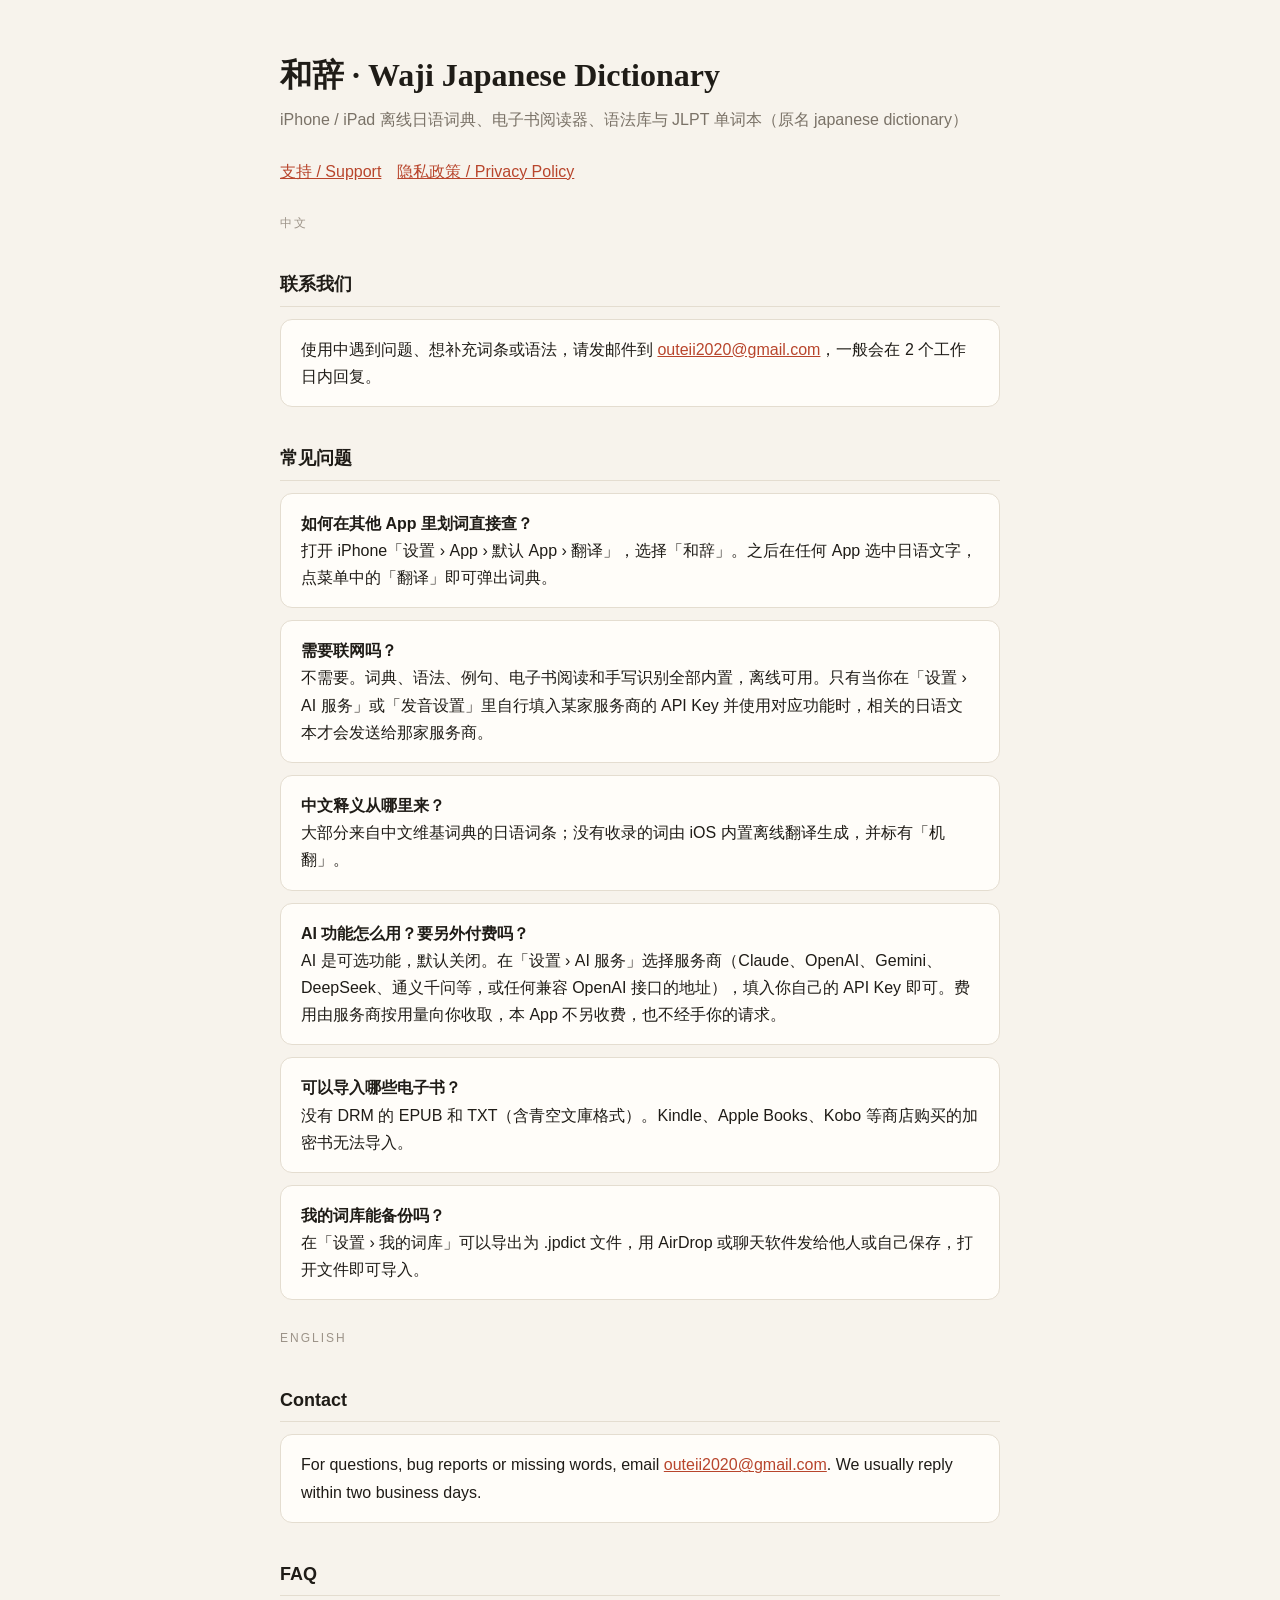
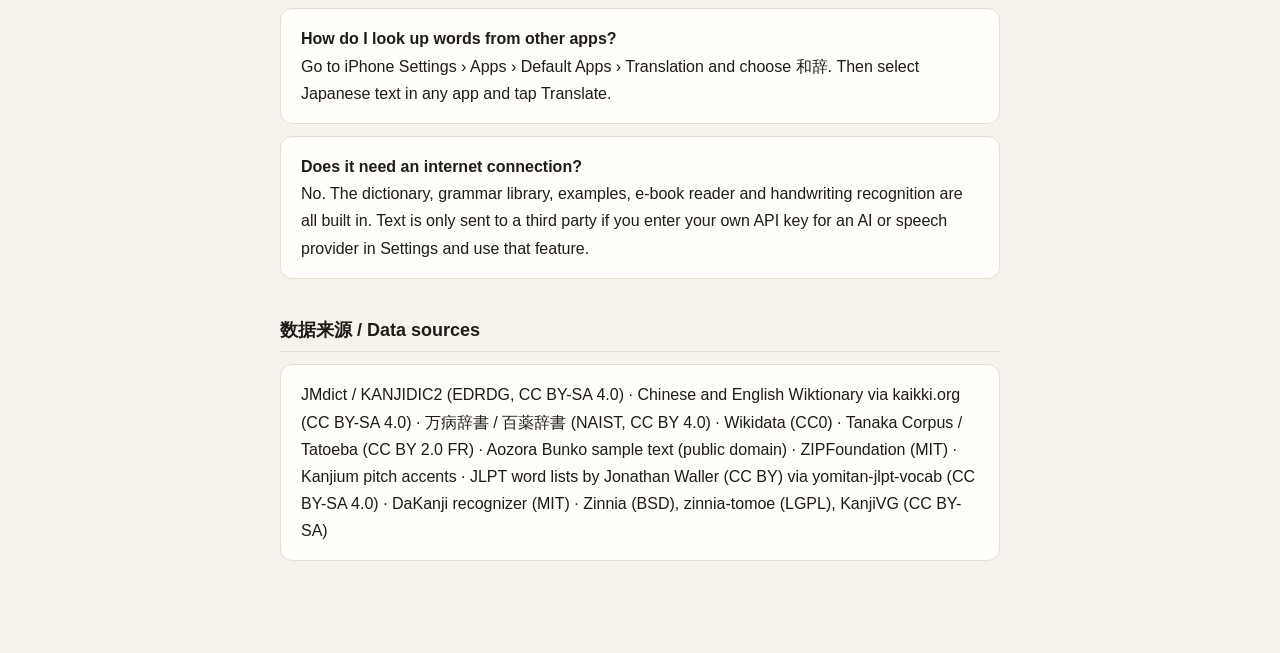
<file: index.html>
<!doctype html><html lang="zh"><head><meta charset="utf-8"><meta name="viewport" content="width=device-width,initial-scale=1"><title>和辞 · 支持 / Waji Japanese Dictionary Support</title><link rel="stylesheet" href="style.css"></head><body><main>
<h1>和辞 · Waji Japanese Dictionary</h1><p class="sub">iPhone / iPad 离线日语词典、电子书阅读器、语法库与 JLPT 单词本（原名 japanese dictionary）</p>
<nav><a href="index.html">支持 / Support</a><a href="privacy.html">隐私政策 / Privacy Policy</a></nav>
<div class="lang">中文</div>
<h2>联系我们</h2><div class="card">使用中遇到问题、想补充词条或语法，请发邮件到 <a href="mailto:outeii2020@gmail.com">outeii2020@gmail.com</a>，一般会在 2 个工作日内回复。</div>
<h2>常见问题</h2>
<div class="card"><b>如何在其他 App 里划词直接查？</b><br>打开 iPhone「设置 › App › 默认 App › 翻译」，选择「和辞」。之后在任何 App 选中日语文字，点菜单中的「翻译」即可弹出词典。</div>
<div class="card"><b>需要联网吗？</b><br>不需要。词典、语法、例句、电子书阅读和手写识别全部内置，离线可用。只有当你在「设置 › AI 服务」或「发音设置」里自行填入某家服务商的 API Key 并使用对应功能时，相关的日语文本才会发送给那家服务商。</div>
<div class="card"><b>中文释义从哪里来？</b><br>大部分来自中文维基词典的日语词条；没有收录的词由 iOS 内置离线翻译生成，并标有「机翻」。</div>
<div class="card"><b>AI 功能怎么用？要另外付费吗？</b><br>AI 是可选功能，默认关闭。在「设置 › AI 服务」选择服务商（Claude、OpenAI、Gemini、DeepSeek、通义千问等，或任何兼容 OpenAI 接口的地址），填入你自己的 API Key 即可。费用由服务商按用量向你收取，本 App 不另收费，也不经手你的请求。</div>
<div class="card"><b>可以导入哪些电子书？</b><br>没有 DRM 的 EPUB 和 TXT（含青空文庫格式）。Kindle、Apple Books、Kobo 等商店购买的加密书无法导入。</div>
<div class="card"><b>我的词库能备份吗？</b><br>在「设置 › 我的词库」可以导出为 .jpdict 文件，用 AirDrop 或聊天软件发给他人或自己保存，打开文件即可导入。</div>
<div class="lang">ENGLISH</div>
<h2>Contact</h2><div class="card">For questions, bug reports or missing words, email <a href="mailto:outeii2020@gmail.com">outeii2020@gmail.com</a>. We usually reply within two business days.</div>
<h2>FAQ</h2>
<div class="card"><b>How do I look up words from other apps?</b><br>Go to iPhone Settings › Apps › Default Apps › Translation and choose 和辞. Then select Japanese text in any app and tap Translate.</div>
<div class="card"><b>Does it need an internet connection?</b><br>No. The dictionary, grammar library, examples, e-book reader and handwriting recognition are all built in. Text is only sent to a third party if you enter your own API key for an AI or speech provider in Settings and use that feature.</div>
<h2>数据来源 / Data sources</h2>
<div class="card">JMdict / KANJIDIC2 (EDRDG, CC BY-SA 4.0) · Chinese and English Wiktionary via kaikki.org (CC BY-SA 4.0) · 万病辞書 / 百薬辞書 (NAIST, CC BY 4.0) · Wikidata (CC0) · Tanaka Corpus / Tatoeba (CC BY 2.0 FR) · Aozora Bunko sample text (public domain) · ZIPFoundation (MIT) · Kanjium pitch accents · JLPT word lists by Jonathan Waller (CC BY) via yomitan-jlpt-vocab (CC BY-SA 4.0) · DaKanji recognizer (MIT) · Zinnia (BSD), zinnia-tomoe (LGPL), KanjiVG (CC BY-SA)</div>
</main></body></html>
</file>
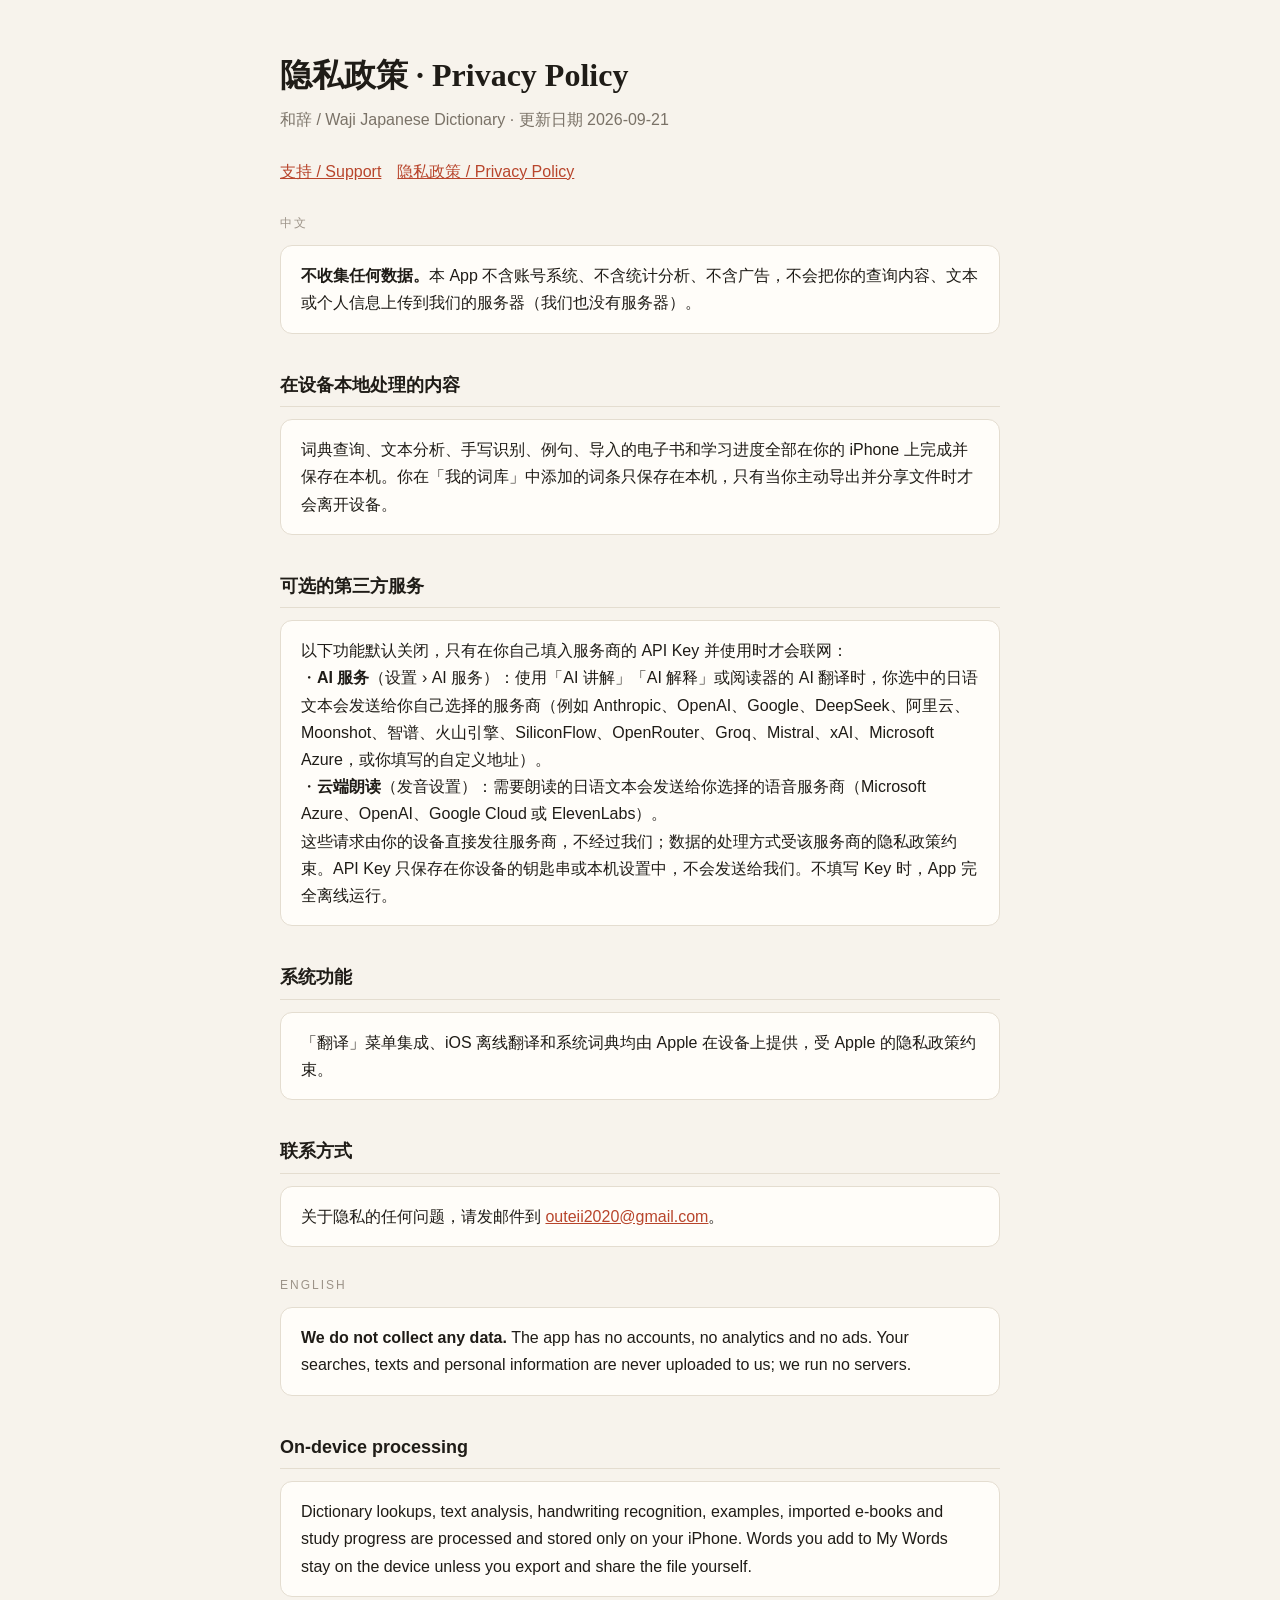
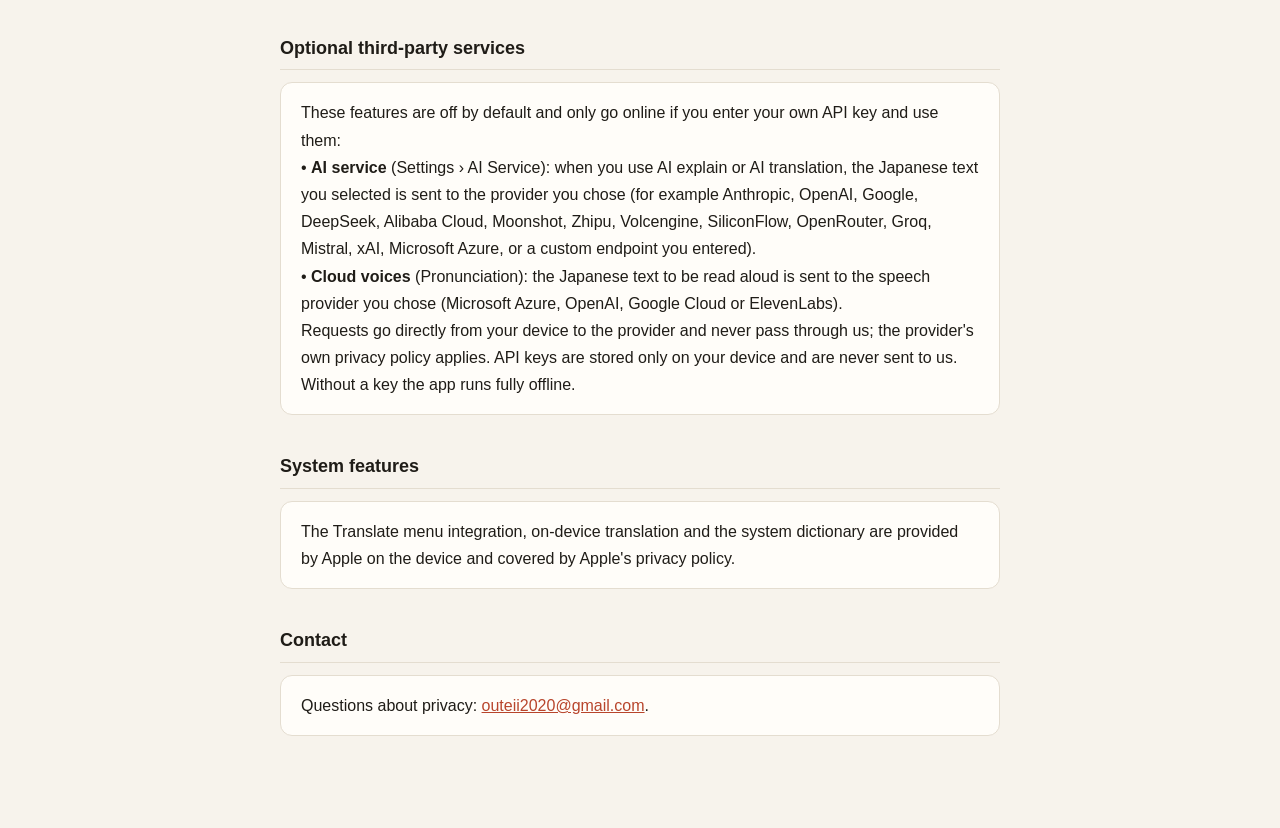
<file: privacy.html>
<!doctype html><html lang="zh"><head><meta charset="utf-8"><meta name="viewport" content="width=device-width,initial-scale=1"><title>和辞 · 隐私政策 / Waji Privacy Policy</title><link rel="stylesheet" href="style.css"></head><body><main>
<h1>隐私政策 · Privacy Policy</h1><p class="sub">和辞 / Waji Japanese Dictionary · 更新日期 2026-09-21</p>
<nav><a href="index.html">支持 / Support</a><a href="privacy.html">隐私政策 / Privacy Policy</a></nav>
<div class="lang">中文</div>
<div class="card"><b>不收集任何数据。</b>本 App 不含账号系统、不含统计分析、不含广告，不会把你的查询内容、文本或个人信息上传到我们的服务器（我们也没有服务器）。</div>
<h2>在设备本地处理的内容</h2><div class="card">词典查询、文本分析、手写识别、例句、导入的电子书和学习进度全部在你的 iPhone 上完成并保存在本机。你在「我的词库」中添加的词条只保存在本机，只有当你主动导出并分享文件时才会离开设备。</div>
<h2>可选的第三方服务</h2><div class="card">以下功能默认关闭，只有在你自己填入服务商的 API Key 并使用时才会联网：<br>
・<b>AI 服务</b>（设置 › AI 服务）：使用「AI 讲解」「AI 解释」或阅读器的 AI 翻译时，你选中的日语文本会发送给你自己选择的服务商（例如 Anthropic、OpenAI、Google、DeepSeek、阿里云、Moonshot、智谱、火山引擎、SiliconFlow、OpenRouter、Groq、Mistral、xAI、Microsoft Azure，或你填写的自定义地址）。<br>
・<b>云端朗读</b>（发音设置）：需要朗读的日语文本会发送给你选择的语音服务商（Microsoft Azure、OpenAI、Google Cloud 或 ElevenLabs）。<br>
这些请求由你的设备直接发往服务商，不经过我们；数据的处理方式受该服务商的隐私政策约束。API Key 只保存在你设备的钥匙串或本机设置中，不会发送给我们。不填写 Key 时，App 完全离线运行。</div>
<h2>系统功能</h2><div class="card">「翻译」菜单集成、iOS 离线翻译和系统词典均由 Apple 在设备上提供，受 Apple 的隐私政策约束。</div>
<h2>联系方式</h2><div class="card">关于隐私的任何问题，请发邮件到 <a href="mailto:outeii2020@gmail.com">outeii2020@gmail.com</a>。</div>
<div class="lang">ENGLISH</div>
<div class="card"><b>We do not collect any data.</b> The app has no accounts, no analytics and no ads. Your searches, texts and personal information are never uploaded to us; we run no servers.</div>
<h2>On-device processing</h2><div class="card">Dictionary lookups, text analysis, handwriting recognition, examples, imported e-books and study progress are processed and stored only on your iPhone. Words you add to My Words stay on the device unless you export and share the file yourself.</div>
<h2>Optional third-party services</h2><div class="card">These features are off by default and only go online if you enter your own API key and use them:<br>
• <b>AI service</b> (Settings › AI Service): when you use AI explain or AI translation, the Japanese text you selected is sent to the provider you chose (for example Anthropic, OpenAI, Google, DeepSeek, Alibaba Cloud, Moonshot, Zhipu, Volcengine, SiliconFlow, OpenRouter, Groq, Mistral, xAI, Microsoft Azure, or a custom endpoint you entered).<br>
• <b>Cloud voices</b> (Pronunciation): the Japanese text to be read aloud is sent to the speech provider you chose (Microsoft Azure, OpenAI, Google Cloud or ElevenLabs).<br>
Requests go directly from your device to the provider and never pass through us; the provider's own privacy policy applies. API keys are stored only on your device and are never sent to us. Without a key the app runs fully offline.</div>
<h2>System features</h2><div class="card">The Translate menu integration, on-device translation and the system dictionary are provided by Apple on the device and covered by Apple's privacy policy.</div>
<h2>Contact</h2><div class="card">Questions about privacy: <a href="mailto:outeii2020@gmail.com">outeii2020@gmail.com</a>.</div>
</main></body></html>
</file>
<file: style.css>
body{margin:0;background:#F7F3EC;color:#1F1C17;font-family:-apple-system,"PingFang SC","Hiragino Sans GB","Hiragino Sans",sans-serif;line-height:1.7}
main{max-width:720px;margin:0 auto;padding:48px 24px 80px}
h1{font-family:"Songti SC","Hiragino Mincho ProN",serif;font-size:32px;margin:0 0 4px}
h2{font-size:18px;margin:36px 0 8px;border-bottom:1px solid #E4DDD0;padding-bottom:6px}
.sub{color:#7A7267;margin:0 0 24px}
.card{background:#FFFDF9;border:1px solid #E4DDD0;border-radius:12px;padding:16px 20px;margin:12px 0}
a{color:#B8452C}
.lang{font-size:12px;letter-spacing:2px;color:#9C9388;margin-top:28px}
nav a{margin-right:16px}
</file>
